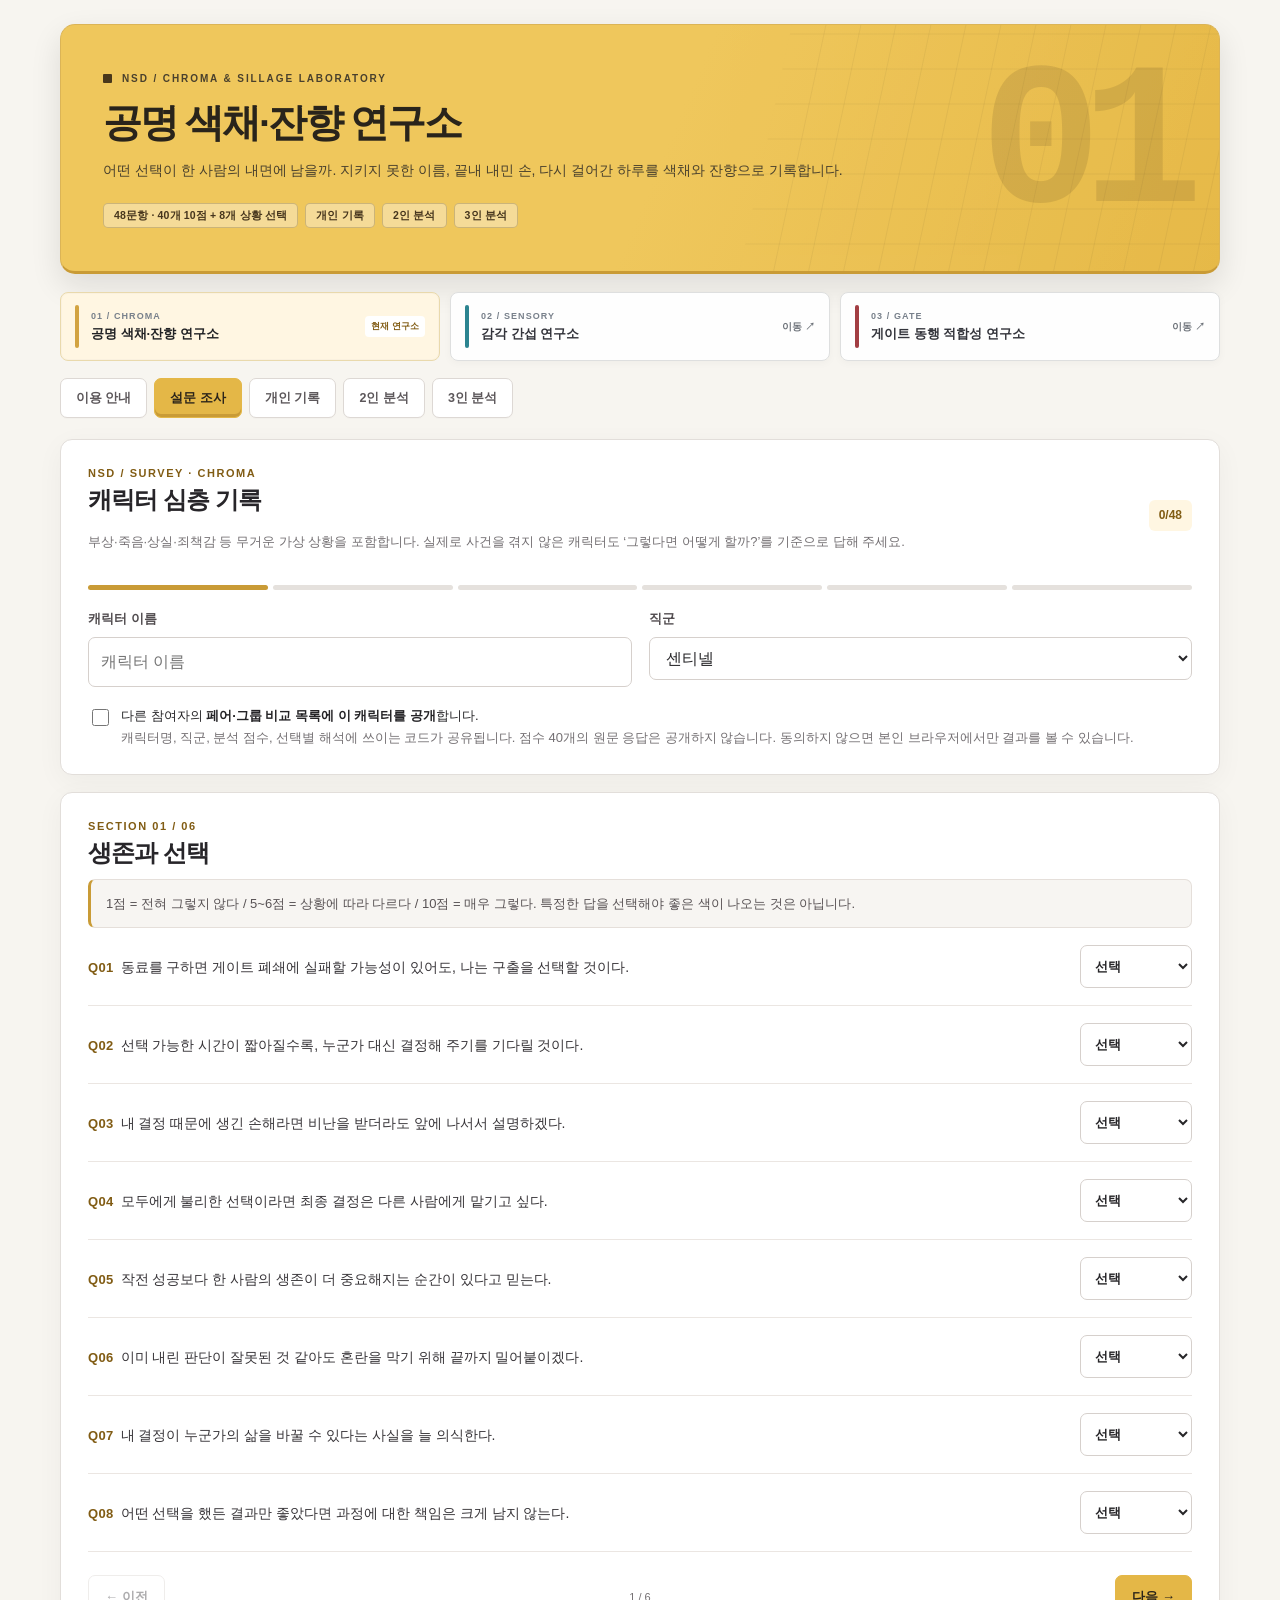
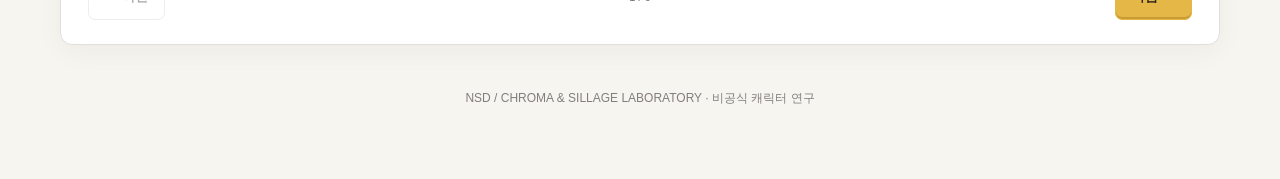
<file: resonance/index.html>
<!doctype html>
<html lang="ko"><head><meta charset="utf-8"><meta name="viewport" content="width=device-width,initial-scale=1"><meta name="theme-color" content="#E4B747"><title>NSD | 공명 색채·잔향 연구소</title><link rel="stylesheet" href="style.css"><link rel="stylesheet" href="../lab-links.css?v=nsd-colorful-series-v3-20261108"><link rel="stylesheet" href="../series-theme.css?v=nsd-colorful-series-v3-20261108"><link rel="stylesheet" href="../report-layout.css?v=chroma-final-ui-layout-20261108"><link rel="stylesheet" href="../nav-unified.css?v=nsd-final-nav-card-align-20261108"><link rel="stylesheet" href="../nsd-image-export.css?v=nsd-original-ui-png-v2b-20261108"></head>
<body><div class="shell"><header class="hero"><div class="overline">NSD / CHROMA &amp; SILLAGE LABORATORY</div><h1>공명 색채·잔향 연구소</h1><p>어떤 선택이 한 사람의 내면에 남을까. 지키지 못한 이름, 끝내 내민 손, 다시 걸어간 하루를 색채와 잔향으로 기록합니다.</p><div class="hero-tags"><span>48문항 · 40개 10점 + 8개 상황 선택</span><span>개인 기록</span><span>2인 분석</span><span>3인 분석</span></div></header><nav class="nsd-lab-switch" aria-label="NSD 연구소 간 이동"><span class="nsd-lab-banner nsd-lab-banner--chroma is-current" aria-current="page"><span class="nsd-lab-banner__body"><small class="nsd-lab-banner__meta">01 / CHROMA</small><strong class="nsd-lab-banner__name">공명 색채·잔향 연구소</strong></span><em class="nsd-lab-banner__action">현재 연구소</em></span><a class="nsd-lab-banner nsd-lab-banner--sensory" href="https://su9ar0319.github.io/nsd-sensory-lab/"><span class="nsd-lab-banner__body"><small class="nsd-lab-banner__meta">02 / SENSORY</small><strong class="nsd-lab-banner__name">감각 간섭 연구소</strong></span><em class="nsd-lab-banner__action">이동 ↗</em></a><a class="nsd-lab-banner nsd-lab-banner--gate" href="https://su9ar0319.github.io/nsd-sensory-lab/gate/"><span class="nsd-lab-banner__body"><small class="nsd-lab-banner__meta">03 / GATE</small><strong class="nsd-lab-banner__name">게이트 동행 적합성 연구소</strong></span><em class="nsd-lab-banner__action">이동 ↗</em></a></nav><nav class="nav" id="nav"></nav><main id="main"></main><footer class="foot">NSD / CHROMA &amp; SILLAGE LABORATORY · 비공식 캐릭터 연구</footer></div>
<script src="firebase-config.js"></script><script src="content.js"></script><script src="engine.js"></script><script src="app.js?v=nsd-png-export-final-20261108"></script>
<script src="../nsd-jszip.min.js?v=nsd-original-ui-png-v2b-20261108"></script><script src="../nsd-image-export.js?v=nsd-png-tight-crop-20261108"></script></body></html>
</file>
<file: resonance/style.css>
:root{--ink:#263948;--navy:#1d4055;--pale:#f7f7f3;--paper:#fffefa;--line:#dce5e4;--muted:#627783;--tint:#eaf1ec;--accent:#bc8a72;--gold:#ede0c8;--accent-blue:#517e97;--success:#34746f}
*{box-sizing:border-box}html{scroll-behavior:smooth}body{margin:0;background:var(--pale);color:var(--ink);font-family:'Pretendard','Apple SD Gothic Neo','Noto Sans KR','Malgun Gothic',sans-serif;line-height:1.65}button,input,select{font:inherit}button{cursor:pointer}button:disabled{opacity:.4;cursor:not-allowed}button:focus-visible,select:focus-visible,input:focus-visible{outline:3px solid #84b4c7;outline-offset:2px}a{color:#23627b}.shell{max-width:1140px;padding:0 22px 66px;margin:auto}.hero{margin:24px 0 14px;background:radial-gradient(circle at 89% 12%,#537e83,#264d5b 38%,#203d53 80%);color:#fff;border-radius:23px;padding:33px 42px;position:relative;overflow:hidden;box-shadow:0 14px 32px #1a32421a}.hero:before{content:"";position:absolute;right:-40px;top:-115px;width:365px;height:365px;border:1px solid #ffffff30;border-radius:50%;box-shadow:0 0 0 44px #ffffff09,0 0 0 103px #ffffff07}.overline{font-size:11px;font-weight:800;letter-spacing:.18em;text-transform:uppercase;opacity:.83}.hero h1{font-size:clamp(25px,3.4vw,38px);margin:10px 0 9px;letter-spacing:-.045em;position:relative}.hero p{margin:0;max-width:690px;color:#dfebed;font-size:14px;position:relative}.hero-tags{display:flex;flex-wrap:wrap;gap:8px;margin-top:23px;position:relative}.hero-tags span{border:1px solid #ffffff57;border-radius:100px;font-size:12px;padding:3px 11px}.nav{display:flex;flex-wrap:wrap;gap:8px;margin:18px 0 22px}.nav button{background:#fff;border:1px solid var(--line);color:#4b6676;font-weight:750;border-radius:100px;padding:9px 15px;font-size:13px}.nav button.active{background:var(--navy);border-color:var(--navy);color:#fff}.card{background:var(--paper);border:1px solid var(--line);border-radius:17px;margin-bottom:17px;padding:23px 26px;box-shadow:0 3px 15px #203e4207}.card h2{margin:0 0 8px;font-size:22px;letter-spacing:-.04em;line-height:1.4}.card h3{font-size:17px;margin:0 0 9px;letter-spacing:-.02em}.sub,.small{color:var(--muted);font-size:13px}.micro{font-size:11px;color:var(--muted)}.kicker{color:#5c8291;font-size:11px;font-weight:900;letter-spacing:.15em}.row{display:flex;gap:11px;align-items:center;flex-wrap:wrap}.row.between{justify-content:space-between}.columns{display:grid;grid-template-columns:1fr 1fr;gap:17px}.columns.three{grid-template-columns:repeat(3,1fr)}.field-label{font-size:13px;font-weight:800;color:#486475;display:block;margin-bottom:6px}.field{background:#fff;border:1px solid #cbdada;border-radius:10px;min-height:43px;padding:10px 12px;color:var(--ink);width:100%}.btn{display:inline-flex;align-items:center;justify-content:center;gap:7px;border-radius:10px;background:var(--navy);color:white;border:1px solid var(--navy);padding:10px 17px;font-weight:800;font-size:13px;white-space:nowrap}.btn.ghost{background:white;color:var(--navy)}.btn.soft{background:#e7f0ed;color:#2d5b60;border-color:#d0dfdb}.btn.warn{background:#fff;color:#9b5550;border-color:#dfc1bd}.btn.light{background:#f4f6f5;color:#45606e;border-color:#dce3e1}.pills{display:flex;flex-wrap:wrap;gap:7px}.pill{font-size:11px;color:#426877;background:#e9f1ef;border:1px solid #dbe8e2;padding:4px 10px;border-radius:100px;font-weight:800}.hint{background:#eaf2ee;padding:12px 15px;border:1px solid #d2e5da;color:#35544a;font-size:13px;border-radius:11px}.notice{background:#fff6e9;padding:12px 15px;border:1px solid #f2dfc1;color:#805b35;font-size:13px;border-radius:11px}.divider{height:1px;background:var(--line);margin:20px 0}.steps{display:grid;grid-template-columns:repeat(6,1fr);gap:5px;margin-top:18px}.step{background:#dfe8e6;height:6px;border-radius:10px}.step.active{background:#477b84}.q{padding:15px 0;border-bottom:1px solid #edf1ef;display:grid;grid-template-columns:1fr 112px;gap:12px;align-items:center}.q:last-child{border-bottom:0}.q strong{font-size:13px;color:#6f9ca8;margin-right:7px}.q span{font-size:14px}.rating{background:#fff6e8;border:1px solid #e7cc9f;border-radius:9px;padding:9px 10px;min-width:100px;font-size:13px;font-weight:800}.scenario{padding:16px 0;border-bottom:1px solid #e6edeb}.scenario:last-child{border:0}.scenario p{font-size:14px;margin:5px 0 12px}.opts{display:grid;gap:7px}.opt{display:flex;align-items:start;gap:10px;border:1px solid #dbe5e4;border-radius:10px;padding:10px 12px;font-size:13px;cursor:pointer;background:#fff}.opt:has(input:checked){background:#e8f1ed;border-color:#78a5a0;color:#1f4e4c}.opt input{margin-top:5px;accent-color:#3d7b79}.progress-number{background:#edf3f1;border-radius:99px;padding:5px 10px;font-size:12px;font-weight:800}.result{padding:31px}.report-eyebrow{letter-spacing:.18em;font-size:11px;font-weight:900;color:#62808e}.result h2{font-size:clamp(21px,3vw,30px);margin:5px 0 13px}.report-sub{font-size:13px;color:#71828a}.swatch{min-height:198px;border-radius:14px;padding:20px;display:flex;justify-content:space-between;flex-direction:column;overflow:hidden}.swatch h3{font-size:20px;margin:8px 0}.swatch small{font-size:11px;letter-spacing:.13em;font-weight:900}.swatch .hex{font-size:16px;font-weight:900;letter-spacing:.07em}.swatch.tiny{min-height:146px}.swatch.tiny h3{font-size:16px}.perfume{background:linear-gradient(137deg,#edf2ef,#f7f0e9);border-radius:14px;border:1px solid #e1e7e2;padding:19px}.perfume h3{font-size:21px;margin:5px 0 10px}.perfume p{font-size:13px;color:#4f6871}.note-line{display:grid;grid-template-columns:61px 1fr;gap:7px;padding:9px 0;border-bottom:1px solid #d9e3df;font-size:13px}.note-line:last-child{border:0}.note-line b{font-size:10px;color:#53737d;letter-spacing:.1em}.section{border-top:1px solid var(--line);padding:20px 0}.section h3{font-size:16px;color:#294f64;margin:0 0 8px}.section p{font-size:14px;margin:0 0 10px;line-height:1.95}.section p:last-child{margin:0}.metrics{display:grid;grid-template-columns:1fr 1fr;gap:8px 16px}.metric{display:grid;grid-template-columns:101px 1fr 33px;gap:9px;align-items:center;font-size:12px}.track{background:#e6eeee;height:8px;border-radius:90px;overflow:hidden}.track i{display:block;background:#648a9d;height:100%;border-radius:90px}.memory-card{background:#f5f7f5;border:1px solid #e4eae7;padding:15px;border-radius:11px;margin-top:9px}.memory-card b{display:block;font-size:13px;margin-bottom:7px;color:#345966}.memory-card p{font-size:13px;margin:0}.mini-palette{display:flex;gap:8px;flex-wrap:wrap}.palette-chip{display:flex;gap:8px;align-items:center;background:#f2f5f3;border:1px solid #e1e9e5;border-radius:9px;padding:7px 10px;font-size:11px}.palette-chip i{width:22px;height:22px;border-radius:5px;display:block}.personal-list{max-height:240px;overflow:auto;margin:12px 0}.person{display:flex;justify-content:space-between;gap:12px;align-items:center;background:#fff;border:1px solid var(--line);border-radius:10px;padding:10px 13px;margin-bottom:8px}.person strong{font-size:14px}.person .row{gap:5px}.empty{padding:30px;border:1px dashed #bdcccc;border-radius:13px;color:#748891;text-align:center}.comparison-swatches{display:grid;grid-template-columns:1fr 1fr;gap:12px}.comparison-swatches.three{grid-template-columns:repeat(3,1fr)}.blend{min-height:135px;border-radius:13px;margin-top:12px;padding:20px;display:flex;justify-content:space-between;flex-direction:column}.foot{text-align:center;color:#86949b;font-size:12px;margin-top:38px}.meta-line{margin:11px 0;color:#677b86;font-size:12px}.toast{position:fixed;bottom:24px;left:50%;transform:translateX(-50%);border-radius:12px;background:#edf4ed;color:#2b4b4b;padding:11px 17px;box-shadow:0 9px 28px #20383d3d;z-index:50;font-size:13px;max-width:90vw}.analysis-label{font-size:10px;font-weight:900;letter-spacing:.15em;color:#638592}.hero-layout{display:grid;grid-template-columns:1.1fr .9fr;gap:18px}.accent-rule{height:4px;width:70px;background:#b79a76;border-radius:10px;margin:13px 0}hr{border:0;border-top:1px solid var(--line);margin:20px 0}
@media(max-width:800px){.hero-layout,.columns.three,.metrics{grid-template-columns:1fr}.shell{padding:0 13px 50px}.hero{padding:25px 22px;margin-top:12px}.card{padding:19px}.result{padding:20px}.nav{gap:6px}.nav button{padding:8px 11px;font-size:12px}.q{grid-template-columns:1fr 82px;gap:8px}.rating{min-width:76px;padding:8px 5px}.comparison-swatches.three .swatch{min-height:105px;padding:10px}.comparison-swatches.three .swatch h3{font-size:13px}.columns{gap:10px}}
@media(max-width:480px){.columns{grid-template-columns:1fr}.comparison-swatches{grid-template-columns:repeat(2,1fr)}.comparison-swatches.three{grid-template-columns:repeat(3,1fr)}.comparison-swatches.three .hex{font-size:11px}.comparison-swatches.three .swatch small{font-size:9px}.comparison-swatches.three .swatch h3{font-size:12px}.comparison-swatches.three .swatch{min-height:112px;padding:9px}.person{align-items:start;flex-direction:column}}
@media print{body{background:#fff}.hero,.nav,.form-actions,.foot,.btn,.actions,.no-print,.card.survey{display:none!important}.shell{max-width:none;margin:0;padding:0}.card.result{border:none;box-shadow:none;padding:0;margin:0}.section{break-inside:avoid}.swatch,.blend{-webkit-print-color-adjust:exact;print-color-adjust:exact}.section p{font-size:12px}}
</file>
<file: lab-links.css>
/* NSD shared laboratory navigation — links only, no profile/data integration. */
.nsd-lab-switch{
  margin:0 0 12px;
  display:grid;
  grid-template-columns:repeat(3,minmax(0,1fr));
  gap:9px;
  font-family:inherit;
}
.nsd-lab-banner{
  --lab-color:#456b74;
  position:relative;
  display:flex;
  min-width:0;
  min-height:74px;
  align-items:center;
  gap:12px;
  padding:12px 14px;
  border:1px solid #dedfdf;
  border-radius:12px;
  background:rgba(255,255,255,.94);
  color:#28303a;
  text-decoration:none;
  box-shadow:0 2px 11px rgba(15,21,29,.035);
  transition:transform .15s ease,border-color .15s ease,box-shadow .15s ease;
}
.nsd-lab-banner::before{
  content:"";
  flex:0 0 4px;
  align-self:stretch;
  min-height:37px;
  border-radius:4px;
  background:var(--lab-color);
}
.nsd-lab-banner--chroma{--lab-color:#D2A341}
.nsd-lab-banner--sensory{--lab-color:#2C8490}
.nsd-lab-banner--gate{--lab-color:#a23e43}
.nsd-lab-banner__body{
  display:flex;
  min-width:0;
  flex:1;
  flex-direction:column;
  justify-content:center;
  gap:3px;
}
.nsd-lab-banner__meta{
  font-size:9px;
  letter-spacing:.12em;
  line-height:1.35;
  color:#78808b;
  font-weight:800;
}
.nsd-lab-banner__name{
  display:block;
  font-size:13px;
  line-height:1.45;
  color:#33343b;
  font-weight:850;
  white-space:normal;
  word-break:keep-all;
}
.nsd-lab-banner__action{
  flex:0 0 auto;
  align-self:center;
  font-size:10px;
  font-style:normal;
  font-weight:750;
  color:#6e737a;
  white-space:nowrap;
}
a.nsd-lab-banner:hover{
  border-color:var(--lab-color);
  box-shadow:0 5px 17px rgba(15,21,29,.09);
  transform:translateY(-2px);
  color:#28303a;
  text-decoration:none;
}
a.nsd-lab-banner:focus-visible{
  outline:3px solid var(--lab-color);
  outline-offset:3px;
}
.nsd-lab-banner.is-current{
  border-color:#bfc5c9;
  background:#f0f1f1;
  box-shadow:inset 0 0 0 1px rgba(35,40,45,.02);
  cursor:default;
}
.nsd-lab-banner.is-current .nsd-lab-banner__name{color:#202124}
.nsd-lab-banner.is-current .nsd-lab-banner__action{
  border-radius:4px;
  padding:3px 6px;
  font-size:9px;
  background:#e4e6e7;
  color:#5a6064;
}
@media(max-width:740px){
  .nsd-lab-switch{
    display:flex;
    gap:8px;
    overflow-x:auto;
    padding:0 1px 9px;
    scroll-snap-type:x proximity;
    -webkit-overflow-scrolling:touch;
  }
  .nsd-lab-banner{
    flex:0 0 min(78vw,270px);
    scroll-snap-align:start;
    min-height:69px;
  }
}
@media(prefers-reduced-motion:reduce){
  .nsd-lab-banner{transition:none}
}
@media print{
  .nsd-lab-switch{display:none!important}
}


/* The laboratory switch has fixed, shared geometry across all three sites. */
.nsd-lab-switch{width:100%;grid-template-columns:repeat(3,minmax(0,1fr));gap:10px;margin-bottom:12px}
.nsd-lab-banner{min-height:72px;box-sizing:border-box}
.nsd-lab-banner--chroma{--lab-color:#D2A341}
.nsd-lab-banner--sensory{--lab-color:#2C8490}
.nsd-lab-banner--gate{--lab-color:#A23E43}
.nsd-lab-banner.is-current{background:color-mix(in srgb,var(--lab-color) 7%,#fff);border-color:color-mix(in srgb,var(--lab-color) 45%,#DDD)}
@supports not (background:color-mix(in srgb,red 10%,white)){.nsd-lab-banner.is-current{background:#F4F3F0}}
@media(max-width:740px){.nsd-lab-switch{display:flex;gap:8px}.nsd-lab-banner{min-height:70px}}
</file>
<file: series-theme.css>
/* NSD RESEARCH SERIES / MID-UNIFIED DESIGN V1
 * Shared direction: charcoal & warm-white structural design from Gate Lab.
 * Preserved: questionnaire behavior, roleplay data, dynamic result swatches.
 */
:root{
 --ink:#242326;
 --navy:#202124;
 --pale:#F5F3F0;
 --paper:#FFFFFF;
 --line:#E2DEDA;
 --muted:#6D696C;
 --tint:#F7F6F4;
 --accent:#4E6A86;
 --accent-blue:#4E6A86;
 --success:#447E6B;
 --lab-accent:#4E6A86;
 --lab-dark:#405A74;
 --lab-wash:#EDF1F5;
 --lab-softline:#D5E0E9;
 --lab-shadow:0 7px 28px rgba(24,24,26,.045);
}
html{color-scheme:light}
body{background:#F5F3F0;color:#242326;line-height:1.75}
a{color:var(--lab-dark);text-underline-offset:3px}
a:hover{text-decoration-color:var(--lab-accent)}
button:focus-visible,select:focus-visible,input:focus-visible,textarea:focus-visible,a:focus-visible,[tabindex]:focus-visible{outline:3px solid var(--lab-accent);outline-offset:3px}
::selection{background:var(--lab-wash);color:#252427}
.shell{max-width:1160px}
.hero{
 background:linear-gradient(116deg,#19191B 0%,#242427 63%,#303136 100%);
 border:1px solid #3D3B3D;border-bottom:3px solid var(--lab-accent);
 border-radius:15px;padding:42px 44px 38px;
 margin-top:24px;margin-bottom:18px;
 box-shadow:0 14px 38px rgba(24,22,26,.13);
 isolation:isolate;
}
.hero::before{
 content:"";position:absolute;z-index:0;
 width:510px;height:360px;right:-36px;top:-62px;
 border:0;border-radius:0;box-shadow:none;
 background:repeating-linear-gradient(0deg,transparent 0 31px,rgba(255,255,255,.048) 32px,transparent 33px),repeating-linear-gradient(90deg,transparent 0 31px,rgba(255,255,255,.048) 32px,transparent 33px);
 transform:skewX(-11deg);pointer-events:none;
}
.hero::after{
 content:"01";position:absolute;z-index:0;pointer-events:none;
 right:38px;top:10px;font-size:clamp(106px,17vw,212px);line-height:1;
 font-family:ui-monospace,SFMono-Regular,Consolas,monospace;
 font-weight:900;letter-spacing:-.10em;color:rgba(255,255,255,.09);
}
.hero > .overline,.hero > h1,.hero > p,.hero > .hero-tags{position:relative;z-index:1}
.overline{display:inline-flex;align-items:center;gap:10px;font-size:10px;font-weight:850;letter-spacing:.20em;color:#DAD7D6;opacity:1}
.overline::before{content:"";height:9px;width:9px;border-radius:1px;background:var(--lab-accent);flex:0 0 9px}
.hero h1{font-size:clamp(25px,3.4vw,39px);color:#FFFCFA;font-weight:850;letter-spacing:-.055em;line-height:1.29;margin:12px 0 11px;max-width:760px}
.hero p{max-width:675px;color:#D6D0CD;font-size:14px;line-height:1.9}
.hero-tags{gap:7px;margin-top:22px;max-width:850px}
.hero-tags span{
 background:rgba(255,255,255,.046);color:#DFDCDA;
 border:1px solid rgba(255,255,255,.19);
 padding:5px 10px;border-radius:5px;
 font-size:10.5px;font-weight:700;letter-spacing:.015em
}
.hero-tags span:first-child{border-color:rgba(141,174,210,.49);color:#D6E5F4;background:rgba(78,106,134,.22)}
/* The 3 compact lab-link cards live directly below the hero. */
.nsd-lab-switch{margin:0 0 11px}
.nsd-lab-banner{border-radius:8px;min-height:69px;box-shadow:0 2px 8px rgba(25,25,25,.035)}
.nsd-lab-banner.is-current{border-color:var(--lab-softline);background:var(--lab-wash)}
.nsd-lab-banner.is-current .nsd-lab-banner__action{background:#FFFFFF;color:var(--lab-dark)}
/* Section navigation matches Gate Lab's squared-off tabs. */
.nav{gap:7px;margin:17px 0 21px}
.nav button{
 background:#FFFFFF;border:1px solid #DDD8D4;
 border-radius:7px;color:#5C575A;
 padding:10px 15px;font-size:12.5px;
 font-weight:760;box-shadow:0 1px 1px rgba(0,0,0,.02);
 transition:background .14s,border-color .14s,color .14s;
}
.nav button:hover{border-color:#B5AEAA;background:#FAF8F7;color:#2F2D30}
.nav button.active{
 background:#202124;border-color:#202124;color:#FFF;
 box-shadow:inset 0 -3px 0 var(--lab-accent)
}
/* White documents with clear separators, less gradient/card noise. */
.card{background:#FFFFFF;border:1px solid #E2DEDA;border-radius:12px;margin-bottom:17px;padding:24px 27px;box-shadow:var(--lab-shadow)}
.card h2{color:#272529;font-size:clamp(19px,2.5vw,24px);line-height:1.45;letter-spacing:-.04em}
.card h3{color:#343135;line-height:1.5}
.sub,.small,.micro{color:#747073}
.kicker,.report-eyebrow,.analysis-label{color:var(--lab-dark);font-weight:900;letter-spacing:.14em}
.field-label{color:#524D50}
.field,.rating{
 background:#FFFFFF;color:#272629;border:1px solid #D6D0CC;
 border-radius:7px;min-height:43px;
}
.field:hover,.rating:hover{border-color:#ADA5A0}
.btn{
 background:#202124;color:#FFF;border:1px solid #202124;border-radius:7px;
 box-shadow:inset 0 -2px 0 var(--lab-accent);
 padding:10px 16px;font-weight:800;
 transition:background .14s,border-color .14s,transform .14s;
}
.btn:hover:not(:disabled){background:#333337;border-color:#333337}
.btn:active:not(:disabled){transform:translateY(1px)}
.btn.ghost{
 background:#FFF;color:#343236;border-color:#D9D3CF;
 box-shadow:none
}
.btn.ghost:hover:not(:disabled){background:#F8F6F4}
.btn.soft,.btn.light{
 background:#F6F4F1;color:#444044;border-color:#DEDAD6;
 box-shadow:none
}
.btn.soft:hover:not(:disabled),.btn.light:hover:not(:disabled){background:#EDEAE7}
.btn.warn{background:#FFF9F8;color:#8C3F44;border-color:#E5CECA;box-shadow:none}
.btn.warn:hover:not(:disabled){background:#FAEEEE}
.pill{border-radius:6px;background:var(--lab-wash);border:1px solid var(--lab-softline);color:var(--lab-dark);padding:4px 9px}
.hint{
 background:#F7F5F2;color:#585254;border:1px solid #E5DFDA;
 border-left:3px solid var(--lab-accent);
 border-radius:7px;line-height:1.8
}
.notice{background:#FBF5EB;color:#70583E;border-color:#E8DAC3;border-radius:7px}
.progress-number{border-radius:6px;background:var(--lab-wash);color:var(--lab-dark)}
.step{background:#E5E1DD;height:5px}
.step.active{background:var(--lab-accent)}
/* Questionnaire */
.q{padding:17px 0;border-bottom:1px solid #EBE6E2;gap:16px}
.q strong{color:var(--lab-dark);font-weight:900;letter-spacing:.025em}
.q span{color:#373438;line-height:1.85}
.rating{padding:10px 10px;min-width:100px;font-weight:800}
.scenario{border-color:#E8E3DF;padding:20px 0}
.scenario p{color:#524E50;line-height:1.85}
.opts{gap:8px}
.opt{
 background:#FFFEFD;border:1px solid #DED8D4;
 border-radius:8px;padding:13px 15px;color:#464246;
 line-height:1.75;transition:background .14s,border-color .14s;
}
.opt:hover{background:#FAF7F5}
.opt:has(input:checked){
 background:var(--lab-wash);border-color:var(--lab-accent);
 box-shadow:inset 3px 0 0 var(--lab-accent);color:#302C30
}
.opt input{accent-color:var(--lab-accent);width:15px;height:15px;margin-top:5px}
/* Records & report readability */
.result{padding:30px}
.result h2{color:#29272A;letter-spacing:-.045em}
.report-sub,.meta-line{color:#777173}
.section{border-color:#E6E1DD;padding:23px 0}
.section h3{font-size:18px;color:#302D30;letter-spacing:-.025em}
.section p{color:#474145;font-size:14px;line-height:2.03}
.memory-card,.person,.perfume,.palette-chip{
 background:#FAF9F7;border:1px solid #E5E0DC;border-radius:8px
}
.memory-card{padding:17px 19px}
.memory-card b,.note-line b{color:var(--lab-dark)}
.memory-card p{line-height:1.9;color:#514C50}
.perfume{padding:21px 22px}
.perfume h3{color:#363235}
.perfume p{color:#625D60;line-height:1.95}
.note-line{border-color:#E7E2DE}
.person{padding:12px 14px}
.person:hover{border-color:#C5BCB6}
.empty{background:#FBFAF9;border-color:#CAC4C0;color:#777173;border-radius:8px}
.track{height:6px;background:#E7E2DF}
.track i{background:var(--lab-accent)}
.metric{color:#4B4549}
.foot{color:#837D7D;margin-top:43px}
.toast{background:#202124;color:#FFF;border:1px solid #494344;border-radius:8px;box-shadow:0 8px 25px rgba(0,0,0,.17)}
.accent-rule{background:var(--lab-accent)}
/* Color swatch values / user output must remain untouched. */
.swatch,.swatch.tiny,.blend{border-radius:9px}
/* Section stacking and responsive states */
@media(max-width:800px){
 .hero{padding:30px 23px 27px;margin-top:12px;border-radius:11px}
 .hero::after{font-size:125px;right:20px;top:40px}
 .hero::before{right:-205px;opacity:.55}
 .card{padding:20px}
 .result{padding:21px}
 .nav{gap:6px}
 .nav button{padding:9px 12px;font-size:12px}
}
@media(max-width:530px){
 .hero h1{font-size:27px}
 .hero p{font-size:13px}
 .hero-tags span{font-size:10px}
 .q{grid-template-columns:minmax(0,1fr) 88px;gap:9px}
 .rating{min-width:82px;padding:9px 6px}
 .opt{padding:11px 12px}
 .card{padding:18px 17px}
 .result{padding:19px 16px}
 .section p{line-height:1.95}
}
@media(prefers-reduced-motion:reduce){
 .nav button,.btn,.opt{transition:none}
}
@media print{
 body{background:white}
 .hero,.nav,.nsd-lab-switch,.foot{display:none!important}
 .card.result{border:0;box-shadow:none;padding:0}
 .swatch,.blend{-webkit-print-color-adjust:exact;print-color-adjust:exact}
}


/* CHROMA LAB: dynamic swatch color is the interpretation; do not recolor it. */
.swatch,.blend{
 box-shadow:inset 0 0 0 1px rgba(20,18,21,.06);
 border-radius:9px
}
.swatch h3{letter-spacing:-.035em}
.palette-chip{background:#FAF9F7;border-radius:7px}
.palette-chip i{border-radius:3px}
.perfume{
 background:#F8F7F5;
 border:1px solid #E4DFDB;
 border-left:3px solid var(--lab-accent)
}
.perfume h3{color:#302F33}
.perfume p{color:#625D60}
.note-line b{color:var(--lab-dark)}
.solo-chapter{border-color:var(--lab-softline)}
/* Keep multi-card palette comparisons close to the original but less rounded. */
.comparison-swatches{gap:11px}


/* NSD RESEARCH SERIES V2 — color-coded, dimension-locked sibling laboratories.
 * Gate remains charcoal/red; Chroma is yellow, Sensory is teal-blue.
 * All three use an equal 1210px shell and 250px desktop hero minimum.
 */
:root{
 --lab-accent:#C99B36;
 --lab-dark:#815C14;
 --lab-wash:#FFF6E2;
 --lab-softline:#E9D9AC;
 --accent:#C99B36;
 --accent-blue:#C99B36;
 --pale:#F7F5F0;
}
body{background:#F7F5F0}
.shell{width:100%;max-width:1210px;padding:24px 25px 70px;margin:0 auto}
.hero{
 min-height:250px;
 margin:0 0 18px;
 padding:35px 42px 32px;
 display:flex;
 flex-direction:column;
 align-items:flex-start;
 justify-content:center;
 width:100%;
 border-radius:15px;
 border:1px solid #DBB456;
 border-bottom:3px solid #C99B36;
 background:linear-gradient(113deg,#EFC75C 0%,#EFC75C 52%,#E6B948 100%);
 box-shadow:0 12px 31px rgba(16,18,20,.11);
 position:relative;
 isolation:isolate;
 overflow:hidden;
 color:#29241B;
}
.hero::before{
 content:"";position:absolute;z-index:0;pointer-events:none;
 top:-82px;right:-36px;width:485px;height:370px;
 background:repeating-linear-gradient(0deg,transparent 0 33px,rgba(43,36,26,.08) 34px,transparent 35px),repeating-linear-gradient(90deg,transparent 0 33px,rgba(43,36,26,.08) 34px,transparent 35px);
 border:0;border-radius:0;box-shadow:none;transform:skewX(-12deg);opacity:.74;
}
.hero::after{
 color:rgba(54,42,21,.12);top:21px;right:36px;
 font-size:clamp(105px,16.5vw,203px);line-height:1;
}
.hero > .overline,.hero > h1,.hero > p,.hero > .hero-tags{position:relative;z-index:1}
.hero .overline{
 color:#49402D;font-size:10px;font-weight:900;letter-spacing:.19em;
 line-height:1.5;opacity:1
}
.hero .overline::before{background:#49381B}
.hero h1{
 color:#29241B;font-size:clamp(27px,3.4vw,39px);
 line-height:1.3;letter-spacing:-.055em;
 margin:12px 0 10px;max-width:850px;
}
.hero p{
 color:#49402D;font-size:14px;line-height:1.75;
 margin:0;max-width:760px;
}
.hero-tags{
 display:flex;flex-wrap:wrap;gap:7px;
 margin-top:20px;max-width:960px;width:auto;
}
.hero-tags span{
 border-radius:5px;padding:4px 10px;
 font-size:10.5px;line-height:1.5;
 background:rgba(255,255,255,.37);border:1px solid rgba(64,47,22,.23);color:#46351D;
}
.hero-tags span:first-child{
 background:rgba(255,255,255,.37);border-color:rgba(64,47,22,.23);color:#46351D;
}
/* Consistent cross-lab tabs. The active operation retains the lab's accent. */
.nav button.active{
 background:#E4B747;border-color:#E4B747;
 color:#2B241A;box-shadow:inset 0 -3px 0 #C99B36
}
.btn:not(.ghost):not(.soft):not(.light):not(.warn){
 background:#E4B747;border-color:#E4B747;color:#2B241A;
 box-shadow:inset 0 -2px 0 #C99B36
}
.btn:not(.ghost):not(.soft):not(.light):not(.warn):hover:not(:disabled){
 background:#ECCA73;border-color:#ECCA73
}
.nsd-lab-banner.is-current{
 background:#FFF6E2;border-color:#E9D9AC
}
.nsd-lab-banner.is-current .nsd-lab-banner__action{color:#815C14}
/* Align width/height across Chroma, Sensory and Gate, while not truncating on mobile. */
@media(max-width:800px){
 .shell{max-width:1210px;padding:14px 14px 60px}
 .hero{min-height:248px;padding:30px 23px 27px;border-radius:12px;margin:0 0 15px}
 .hero h1{font-size:clamp(26px,5.3vw,36px)}
 .hero p{font-size:13px}
 .hero::after{right:17px;top:42px;font-size:115px}
}
@media(max-width:490px){
 .hero{min-height:258px;padding:27px 20px 24px}
 .hero .overline{font-size:9px;letter-spacing:.11em}
 .hero h1{font-size:27px}
 .hero-tags{margin-top:17px;gap:5px}
 .hero-tags span{font-size:9.5px;padding:3px 8px}
}
@media print{.hero{display:none!important}}
</file>
<file: report-layout.css>
/* NSD Chroma / final report-only card balance. No color/score logic changes. */
.card.result .chroma-choice-grid{
 display:grid;
 grid-template-columns:repeat(3,minmax(0,1fr));
 gap:12px;
 align-items:stretch;
 margin-top:13px;
}
.card.result .chroma-choice-grid > .memory-card{
 margin:0;
 min-width:0;
 height:100%;
 overflow-wrap:anywhere;
 word-break:keep-all;
}
.card.result .chroma-choice-grid > .memory-card p{
 line-height:1.92;
}
@media(max-width:940px){
 .card.result .chroma-choice-grid{
  grid-template-columns:repeat(2,minmax(0,1fr));
 }
}
@media(max-width:620px){
 .card.result .chroma-choice-grid{
  grid-template-columns:minmax(0,1fr);
 }
}
@media print{
 .card.result .chroma-choice-grid > .memory-card{
  break-inside:avoid;
  page-break-inside:avoid;
 }
}
</file>
<file: nav-unified.css>
/* NSD unified functional navigation / release polish.
   Identical sizing for Chroma, Sensory and Gate; each lab retains
   its own active colors, typography hierarchy, and report styling. */
.nav,.site-nav{
 display:flex;
 align-items:stretch;
 flex-wrap:wrap;
 gap:7px;
 margin:17px 0 21px;
}
.nav button,.site-nav button{
 display:inline-flex;
 align-items:center;
 justify-content:center;
 box-sizing:border-box;
 min-height:40px;
 padding:9px 15px;
 border-radius:7px;
 font-size:12.5px;
 font-weight:760;
 line-height:1.35;
 text-align:center;
 white-space:nowrap;
}
@media(max-width:660px){
 .nav,.site-nav{gap:6px}
 .nav button,.site-nav button{
  min-height:38px;
  padding:8px 12px;
  font-size:12px;
 }
}
</file>
<file: nsd-image-export.css>
/* NSD report image sharing · used only in rendered result panels. */
.nsd-export-tools{
 display:flex;flex-wrap:wrap;align-items:center;gap:8px 9px;
 margin:15px 0 4px;padding:17px 0 0;border-top:1px solid rgba(125,120,116,.19);
}
.nsd-image-button{
 appearance:none;display:inline-flex;align-items:center;justify-content:center;
 min-height:42px;padding:10px 15px;border:1px solid rgba(113,109,104,.23);
 border-radius:8px;background:#FFFFFF;color:#272729;cursor:pointer;
 font-family:inherit;font-size:12px;font-weight:700;line-height:1.4;white-space:nowrap;
 box-shadow:0 1px 0 rgba(0,0,0,.045);
 transition:background .15s,border-color .15s,transform .15s;
}
.nsd-image-button:hover{
 background:#F7F5F3;border-color:var(--accent,#888);
 transform:translateY(-1px);
}
.nsd-image-button:first-child{
 background:#252427;color:#FFFFFF;border-color:#252427;
}
.nsd-image-button:first-child:hover{background:#444145}
.nsd-image-button:disabled{opacity:.5;cursor:progress;transform:none}
.nsd-image-button:focus-visible{outline:3px solid #5A94AD;outline-offset:2px}
.nsd-image-status{font-size:12px;color:#6B6665;flex-basis:100%;line-height:1.5}
.nsd-image-status:empty{display:none}
@media(max-width:650px){
 .nsd-export-tools{gap:8px}
 .nsd-image-button{flex:1 1 calc(50% - 8px);min-width:132px;min-height:43px;white-space:normal}
 .nsd-image-button:last-of-type{flex-basis:100%}
}
@media print{.nsd-export-tools{display:none!important}}
</file>
